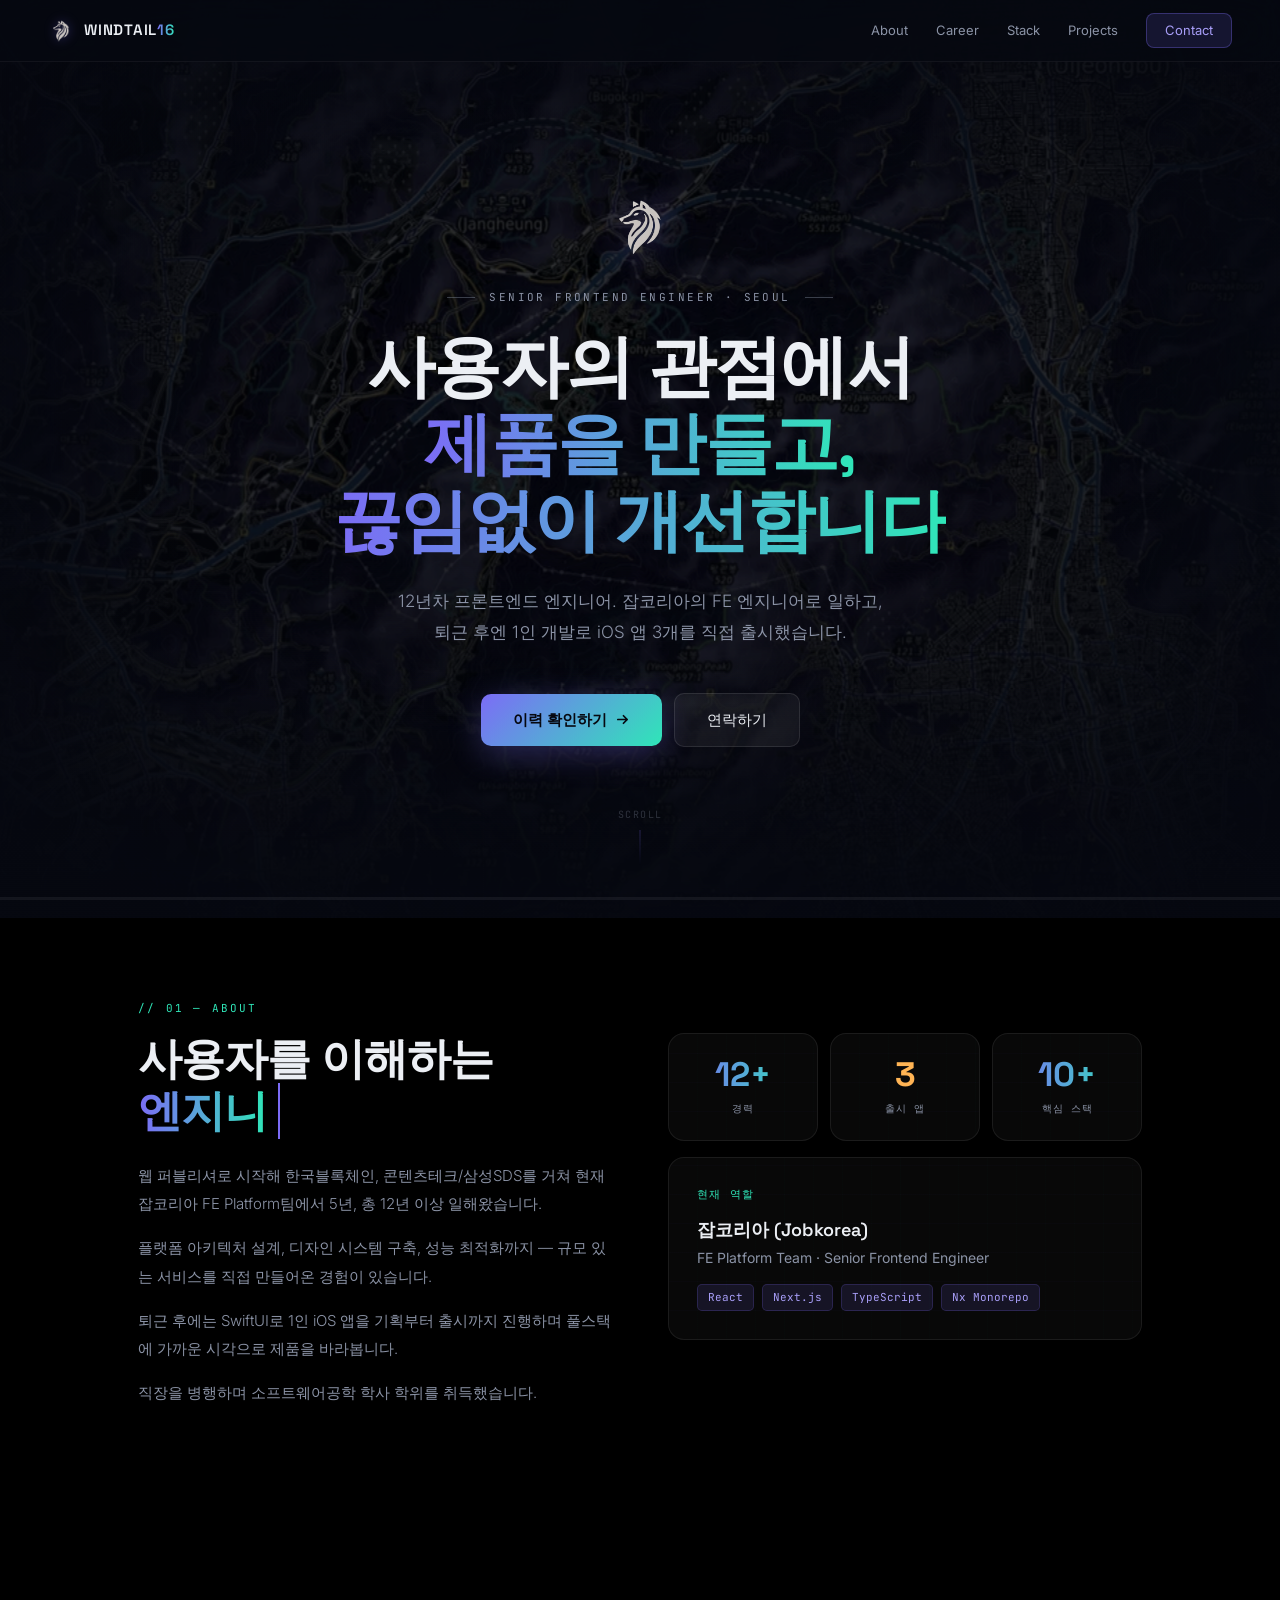
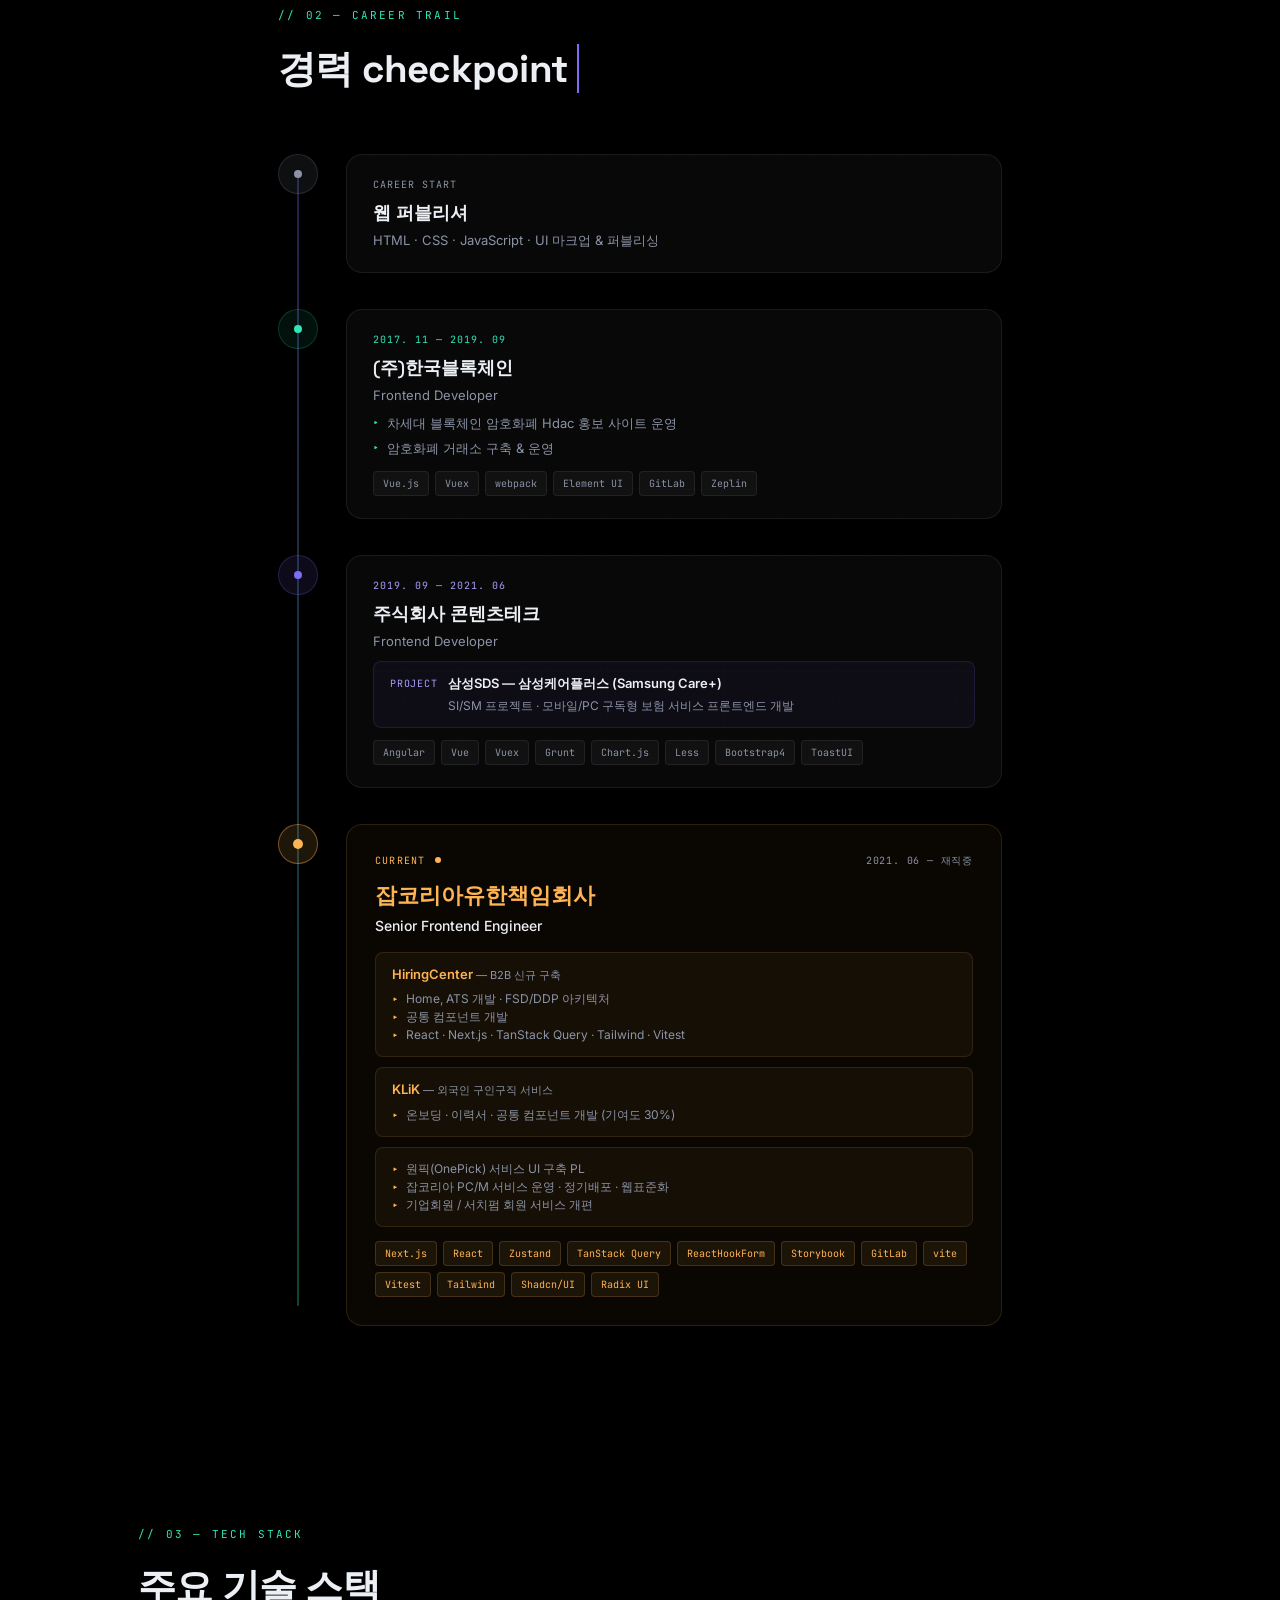
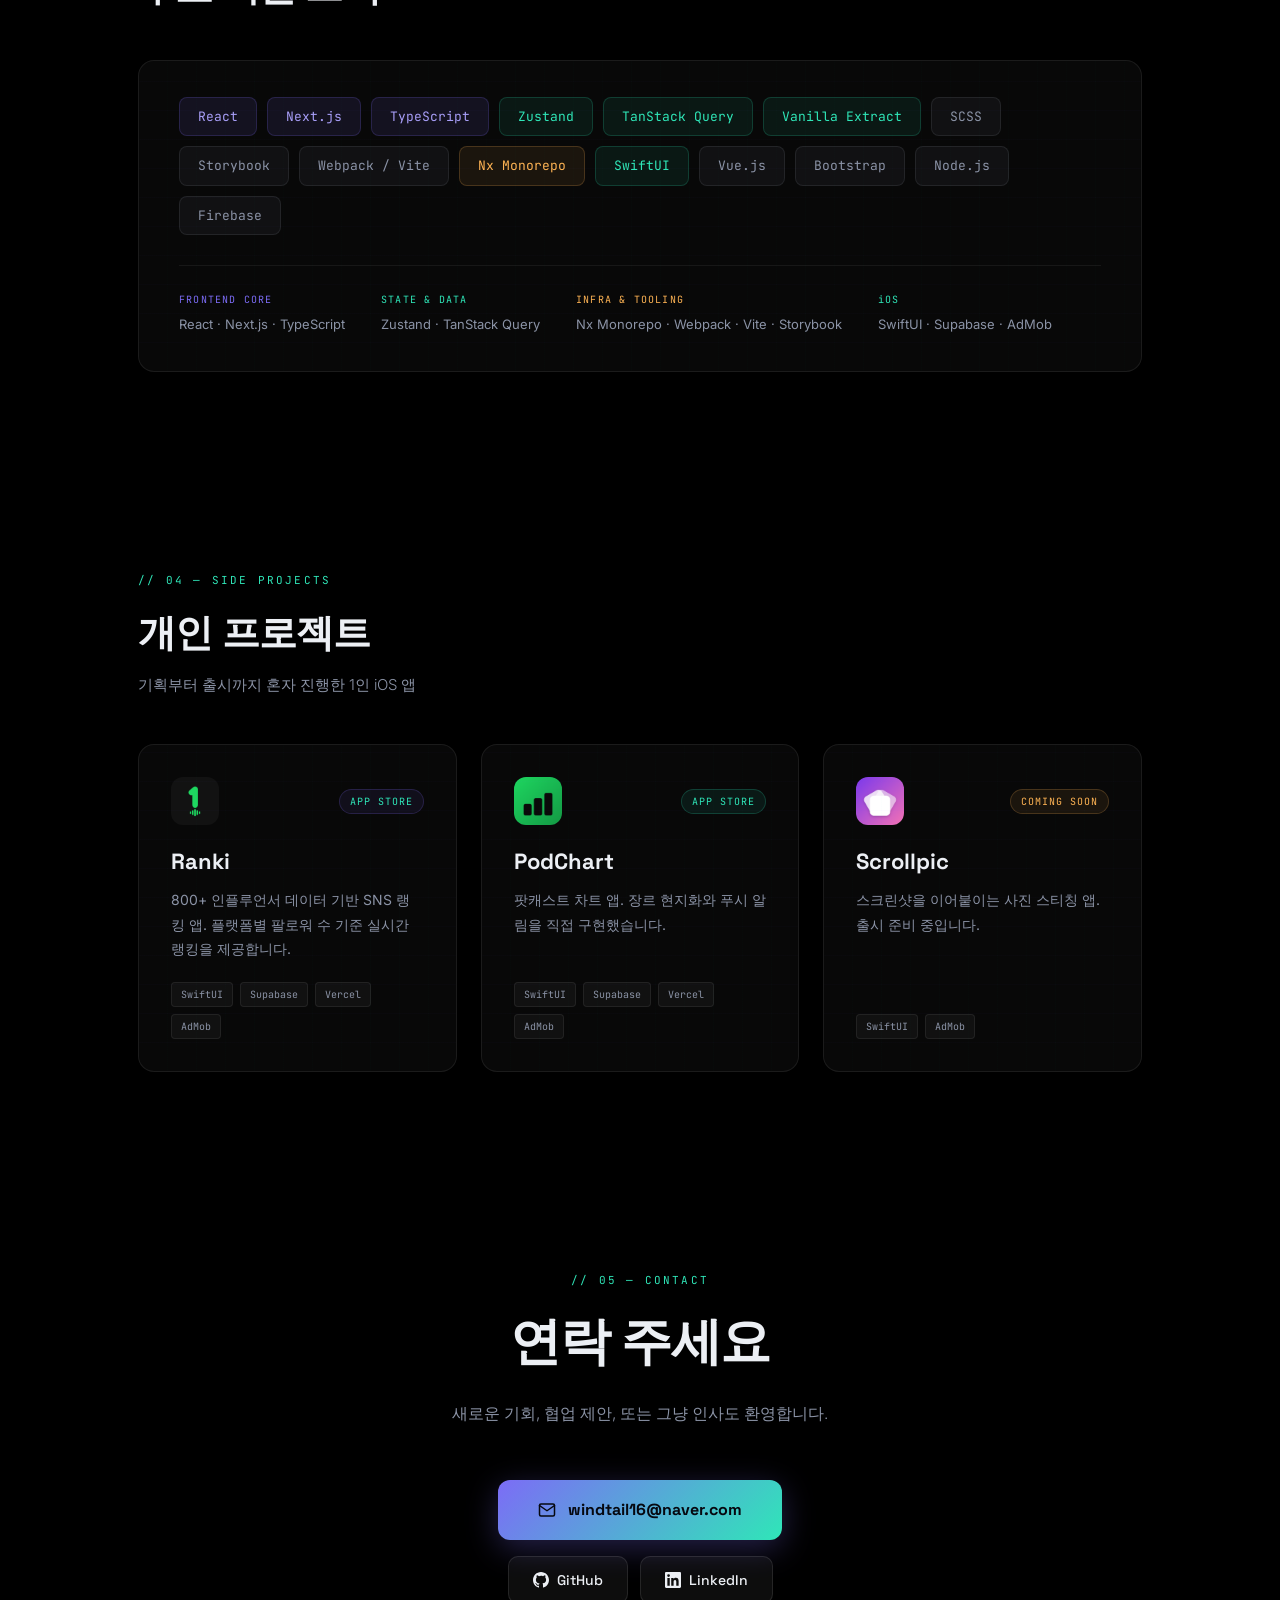
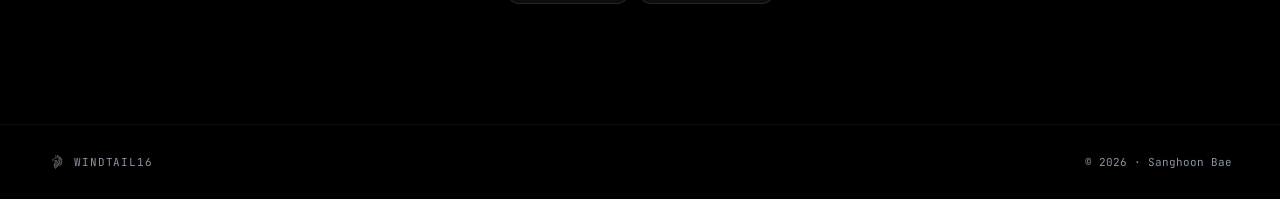
<file: index.html>
<!DOCTYPE html>
<html lang="ko">
  <head>
    <meta charset="UTF-8" />
    <meta name="viewport" content="width=device-width, initial-scale=1.0" />
    <title>WINDTAIL16 — Sanghoon Bae</title>
    <link rel="preconnect" href="https://fonts.googleapis.com" />
    <link rel="preconnect" href="https://fonts.gstatic.com" crossorigin />
    <link href="https://fonts.googleapis.com/css2?family=Space+Grotesk:wght@300;400;500;600;700&family=Inter:wght@300;400;500;600&family=JetBrains+Mono:wght@400;500;600&display=swap" rel="stylesheet" />
    <script type="module" crossorigin src="/assets/index-c_wyiS1j.js"></script>
    <link rel="stylesheet" crossorigin href="/assets/index-Divz-Qrj.css">
  </head>
  <body>
    <div id="root"></div>
  </body>
</html>
</file>
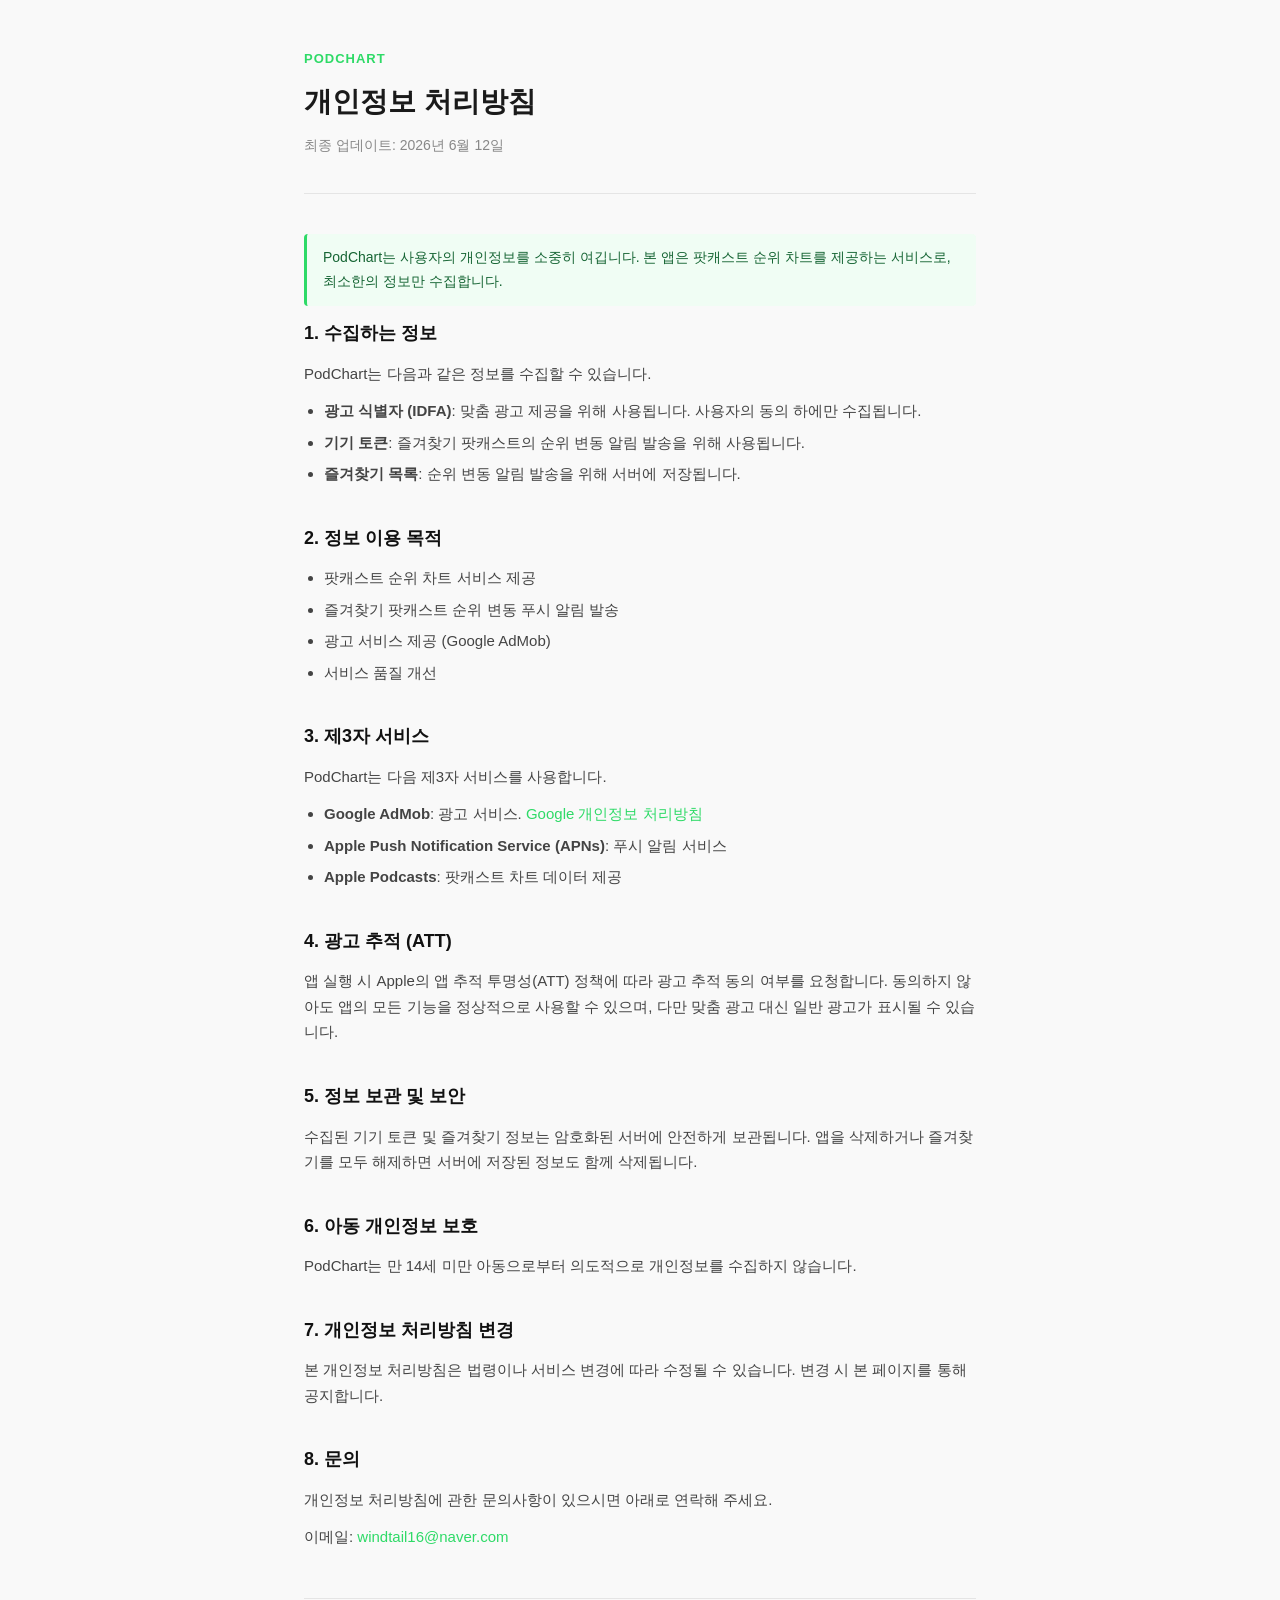
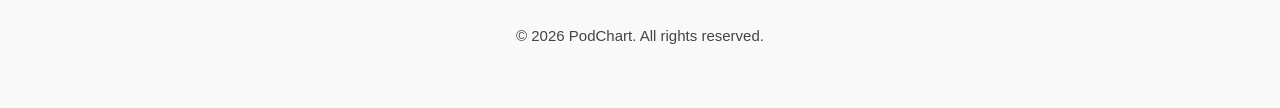
<file: podchart/privacy-policy.html>
<!DOCTYPE html>
<html lang="ko">
<head>
  <meta charset="UTF-8">
  <meta name="viewport" content="width=device-width, initial-scale=1.0">
  <title>PodChart 개인정보 처리방침</title>
  <style>
    * { margin: 0; padding: 0; box-sizing: border-box; }
    body {
      font-family: -apple-system, BlinkMacSystemFont, 'Segoe UI', sans-serif;
      background: #f9f9f9;
      color: #1a1a1a;
      line-height: 1.7;
    }
    .container { max-width: 720px; margin: 0 auto; padding: 48px 24px; }
    .header { margin-bottom: 40px; padding-bottom: 24px; border-bottom: 1px solid #e5e5e5; }
    .app-name { font-size: 13px; font-weight: 600; color: #2EDA67; text-transform: uppercase; letter-spacing: 1px; margin-bottom: 8px; }
    h1 { font-size: 28px; font-weight: 700; margin-bottom: 8px; }
    .date { font-size: 14px; color: #888; }
    section { margin-bottom: 36px; }
    h2 { font-size: 18px; font-weight: 600; margin-bottom: 12px; color: #111; }
    p { font-size: 15px; color: #444; margin-bottom: 12px; }
    ul { padding-left: 20px; margin-bottom: 12px; }
    li { font-size: 15px; color: #444; margin-bottom: 6px; }
    .highlight { background: #f0fdf4; border-left: 3px solid #2EDA67; padding: 12px 16px; border-radius: 4px; margin-bottom: 12px; }
    .highlight p { margin: 0; color: #166534; font-size: 14px; }
    a { color: #2EDA67; text-decoration: none; }
    a:hover { text-decoration: underline; }
    .footer { margin-top: 48px; padding-top: 24px; border-top: 1px solid #e5e5e5; font-size: 13px; color: #aaa; text-align: center; }
  </style>
</head>
<body>
  <div class="container">
    <div class="header">
      <p class="app-name">PodChart</p>
      <h1>개인정보 처리방침</h1>
      <p class="date">최종 업데이트: 2026년 6월 12일</p>
    </div>

    <div class="highlight">
      <p>PodChart는 사용자의 개인정보를 소중히 여깁니다. 본 앱은 팟캐스트 순위 차트를 제공하는 서비스로, 최소한의 정보만 수집합니다.</p>
    </div>

    <section>
      <h2>1. 수집하는 정보</h2>
      <p>PodChart는 다음과 같은 정보를 수집할 수 있습니다.</p>
      <ul>
        <li><strong>광고 식별자 (IDFA)</strong>: 맞춤 광고 제공을 위해 사용됩니다. 사용자의 동의 하에만 수집됩니다.</li>
        <li><strong>기기 토큰</strong>: 즐겨찾기 팟캐스트의 순위 변동 알림 발송을 위해 사용됩니다.</li>
        <li><strong>즐겨찾기 목록</strong>: 순위 변동 알림 발송을 위해 서버에 저장됩니다.</li>
      </ul>
    </section>

    <section>
      <h2>2. 정보 이용 목적</h2>
      <ul>
        <li>팟캐스트 순위 차트 서비스 제공</li>
        <li>즐겨찾기 팟캐스트 순위 변동 푸시 알림 발송</li>
        <li>광고 서비스 제공 (Google AdMob)</li>
        <li>서비스 품질 개선</li>
      </ul>
    </section>

    <section>
      <h2>3. 제3자 서비스</h2>
      <p>PodChart는 다음 제3자 서비스를 사용합니다.</p>
      <ul>
        <li><strong>Google AdMob</strong>: 광고 서비스. <a href="https://policies.google.com/privacy" target="_blank">Google 개인정보 처리방침</a></li>
        <li><strong>Apple Push Notification Service (APNs)</strong>: 푸시 알림 서비스</li>
        <li><strong>Apple Podcasts</strong>: 팟캐스트 차트 데이터 제공</li>
      </ul>
    </section>

    <section>
      <h2>4. 광고 추적 (ATT)</h2>
      <p>앱 실행 시 Apple의 앱 추적 투명성(ATT) 정책에 따라 광고 추적 동의 여부를 요청합니다. 동의하지 않아도 앱의 모든 기능을 정상적으로 사용할 수 있으며, 다만 맞춤 광고 대신 일반 광고가 표시될 수 있습니다.</p>
    </section>

    <section>
      <h2>5. 정보 보관 및 보안</h2>
      <p>수집된 기기 토큰 및 즐겨찾기 정보는 암호화된 서버에 안전하게 보관됩니다. 앱을 삭제하거나 즐겨찾기를 모두 해제하면 서버에 저장된 정보도 함께 삭제됩니다.</p>
    </section>

    <section>
      <h2>6. 아동 개인정보 보호</h2>
      <p>PodChart는 만 14세 미만 아동으로부터 의도적으로 개인정보를 수집하지 않습니다.</p>
    </section>

    <section>
      <h2>7. 개인정보 처리방침 변경</h2>
      <p>본 개인정보 처리방침은 법령이나 서비스 변경에 따라 수정될 수 있습니다. 변경 시 본 페이지를 통해 공지합니다.</p>
    </section>

    <section>
      <h2>8. 문의</h2>
      <p>개인정보 처리방침에 관한 문의사항이 있으시면 아래로 연락해 주세요.</p>
      <p>이메일: <a href="mailto:windtail16@naver.com">windtail16@naver.com</a></p>
    </section>

    <div class="footer">
      <p>© 2026 PodChart. All rights reserved.</p>
    </div>
  </div>
</body>
</html>
</file>
<file: assets/index-Divz-Qrj.css>
/*! tailwindcss v4.3.1 | MIT License | https://tailwindcss.com */@layer properties{@supports (((-webkit-hyphens:none)) and (not (margin-trim:inline))) or ((-moz-orient:inline) and (not (color:rgb(from red r g b)))){*,:before,:after,::backdrop{--tw-translate-x:0;--tw-translate-y:0;--tw-translate-z:0;--tw-rotate-x:initial;--tw-rotate-y:initial;--tw-rotate-z:initial;--tw-skew-x:initial;--tw-skew-y:initial;--tw-border-style:solid;--tw-leading:initial;--tw-font-weight:initial;--tw-tracking:initial;--tw-blur:initial;--tw-brightness:initial;--tw-contrast:initial;--tw-grayscale:initial;--tw-hue-rotate:initial;--tw-invert:initial;--tw-opacity:initial;--tw-saturate:initial;--tw-sepia:initial;--tw-drop-shadow:initial;--tw-drop-shadow-color:initial;--tw-drop-shadow-alpha:100%;--tw-drop-shadow-size:initial;--tw-backdrop-blur:initial;--tw-backdrop-brightness:initial;--tw-backdrop-contrast:initial;--tw-backdrop-grayscale:initial;--tw-backdrop-hue-rotate:initial;--tw-backdrop-invert:initial;--tw-backdrop-opacity:initial;--tw-backdrop-saturate:initial;--tw-backdrop-sepia:initial;--tw-duration:initial}}}@layer theme{:root,:host{--font-sans:"Inter", sans-serif;--font-mono:"JetBrains Mono", monospace;--color-white:#fff;--spacing:.25rem;--text-sm:.875rem;--text-sm--line-height:calc(1.25 / .875);--text-base:1rem;--text-base--line-height: 1.5 ;--text-lg:1.125rem;--text-lg--line-height:calc(1.75 / 1.125);--font-weight-light:300;--font-weight-normal:400;--font-weight-medium:500;--font-weight-semibold:600;--font-weight-bold:700;--radius-sm:.25rem;--radius-lg:.5rem;--radius-xl:.75rem;--radius-2xl:1rem;--blur-xl:24px;--default-transition-duration:.15s;--default-transition-timing-function:cubic-bezier(.4, 0, .2, 1);--default-font-family:var(--font-sans);--default-mono-font-family:var(--font-mono);--color-violet:#7c6cf6;--color-violet-muted:#a89ef8;--color-mint:#2fe6b8;--color-amber:#ffb454;--color-muted:#8b93a6;--color-light:#eceff4;--color-dark:#060810;--font-display:"Space Grotesk", sans-serif}}@layer base{*,:after,:before,::backdrop{box-sizing:border-box;border:0 solid;margin:0;padding:0}::file-selector-button{box-sizing:border-box;border:0 solid;margin:0;padding:0}html,:host{-webkit-text-size-adjust:100%;-moz-tab-size:4;tab-size:4;line-height:1.5;font-family:var(--default-font-family,ui-sans-serif, system-ui, sans-serif, "Apple Color Emoji", "Segoe UI Emoji", "Segoe UI Symbol", "Noto Color Emoji");font-feature-settings:var(--default-font-feature-settings,normal);font-variation-settings:var(--default-font-variation-settings,normal);-webkit-tap-highlight-color:transparent}hr{height:0;color:inherit;border-top-width:1px}abbr:where([title]){-webkit-text-decoration:underline dotted;text-decoration:underline dotted}h1,h2,h3,h4,h5,h6{font-size:inherit;font-weight:inherit}a{color:inherit;-webkit-text-decoration:inherit;text-decoration:inherit}b,strong{font-weight:bolder}code,kbd,samp,pre{font-family:var(--default-mono-font-family,ui-monospace, SFMono-Regular, Menlo, Monaco, Consolas, "Liberation Mono", "Courier New", monospace);font-feature-settings:var(--default-mono-font-feature-settings,normal);font-variation-settings:var(--default-mono-font-variation-settings,normal);font-size:1em}small{font-size:80%}sub,sup{vertical-align:baseline;font-size:75%;line-height:0;position:relative}sub{bottom:-.25em}sup{top:-.5em}table{text-indent:0;border-color:inherit;border-collapse:collapse}:-moz-focusring{outline:auto}progress{vertical-align:baseline}summary{display:list-item}ol,ul,menu{list-style:none}img,svg,video,canvas,audio,iframe,embed,object{vertical-align:middle;display:block}img,video{max-width:100%;height:auto}button,input,select,optgroup,textarea{font:inherit;font-feature-settings:inherit;font-variation-settings:inherit;letter-spacing:inherit;color:inherit;opacity:1;background-color:#0000;border-radius:0}::file-selector-button{font:inherit;font-feature-settings:inherit;font-variation-settings:inherit;letter-spacing:inherit;color:inherit;opacity:1;background-color:#0000;border-radius:0}:where(select:is([multiple],[size])) optgroup{font-weight:bolder}:where(select:is([multiple],[size])) optgroup option{padding-inline-start:20px}::file-selector-button{margin-inline-end:4px}::placeholder{opacity:1}@supports (not ((-webkit-appearance:-apple-pay-button))) or (contain-intrinsic-size:1px){::placeholder{color:currentColor}@supports (color:color-mix(in lab,red,red)){::placeholder{color:color-mix(in oklab,currentcolor 50%,transparent)}}}textarea{resize:vertical}::-webkit-search-decoration{-webkit-appearance:none}::-webkit-date-and-time-value{min-height:1lh;text-align:inherit}::-webkit-datetime-edit{display:inline-flex}::-webkit-datetime-edit-fields-wrapper{padding:0}::-webkit-datetime-edit{padding-block:0}::-webkit-datetime-edit-year-field{padding-block:0}::-webkit-datetime-edit-month-field{padding-block:0}::-webkit-datetime-edit-day-field{padding-block:0}::-webkit-datetime-edit-hour-field{padding-block:0}::-webkit-datetime-edit-minute-field{padding-block:0}::-webkit-datetime-edit-second-field{padding-block:0}::-webkit-datetime-edit-millisecond-field{padding-block:0}::-webkit-datetime-edit-meridiem-field{padding-block:0}::-webkit-calendar-picker-indicator{line-height:1}:-moz-ui-invalid{box-shadow:none}button,input:where([type=button],[type=reset],[type=submit]){-webkit-appearance:button;-moz-appearance:button;appearance:button}::file-selector-button{-webkit-appearance:button;-moz-appearance:button;appearance:button}::-webkit-inner-spin-button{height:auto}::-webkit-outer-spin-button{height:auto}[hidden]:where(:not([hidden=until-found])){display:none!important}html{scroll-behavior:smooth}body{color:#eceff4;background:#000;overflow-x:hidden}a{color:inherit;text-decoration:none}::selection{color:#eceff4;background:#7c6cf659}section,footer,nav{z-index:1;position:relative}}@layer components{.grad-text{-webkit-text-fill-color:transparent;background:linear-gradient(90deg,#7c6cf6,#2fe6b8);-webkit-background-clip:text;background-clip:text}.glass{-webkit-backdrop-filter:blur(20px);background:#ffffff08;border:1px solid #ffffff14;border-radius:16px;position:relative;overflow:hidden}.glass:before{content:"";pointer-events:none;border-radius:inherit;background-image:repeating-linear-gradient(0deg,#0000,#0000 28px,#7c6cf605 28px,#7c6cf605 29px),repeating-linear-gradient(90deg,#0000,#0000 28px,#2fe6b803 28px,#2fe6b803 29px);position:absolute;top:0;right:0;bottom:0;left:0}.tag-v{font-family:var(--font-mono);color:#a89ef8;cursor:default;background:#7c6cf61a;border:1px solid #7c6cf633;border-radius:8px;padding:9px 18px;font-size:13px;transition:all .2s;display:inline-block}.tag-v:hover{background:#7c6cf638;border-color:#7c6cf673}.tag-m{font-family:var(--font-mono);color:#2fe6b8;cursor:default;background:#2fe6b812;border:1px solid #2fe6b82e;border-radius:8px;padding:9px 18px;font-size:13px;transition:all .2s;display:inline-block}.tag-m:hover{background:#2fe6b829;border-color:#2fe6b866}.tag-g{font-family:var(--font-mono);color:#8b93a6;cursor:default;background:#8b93a612;border:1px solid #8b93a624;border-radius:8px;padding:9px 18px;font-size:13px;transition:background .2s;display:inline-block}.tag-g:hover{background:#8b93a626}.tag-a{font-family:var(--font-mono);color:#ffb454;cursor:default;background:#ffb45414;border:1px solid #ffb45433;border-radius:8px;padding:9px 18px;font-size:13px;transition:background .2s;display:inline-block}.tag-a:hover{background:#ffb4542e}.nav-link{color:#8b93a6;font-size:13px;transition:color .2s}.nav-link:hover{color:#eceff4}.proj-card{transition:transform .3s,border-color .3s,box-shadow .3s}.proj-card:hover{transform:translateY(-6px);box-shadow:0 20px 60px #7c6cf61f}.sec-label{font-family:var(--font-mono);letter-spacing:.2em;text-transform:uppercase;color:#2fe6b8;margin-bottom:16px;font-size:11px}}@layer utilities{.pointer-events-none{pointer-events:none}.absolute{position:absolute}.fixed{position:fixed}.relative{position:relative}.inset-0{top:0;right:0;bottom:0;left:0}.top-0{top:0}.top-5{top:calc(var(--spacing) * 5)}.right-0{right:0}.bottom-0{bottom:0}.bottom-5{bottom:calc(var(--spacing) * 5)}.bottom-8{bottom:calc(var(--spacing) * 8)}.left-0{left:0}.left-1\/2{left:50%}.left-\[19px\]{left:19px}.z-0{z-index:0}.z-\[1\]{z-index:1}.z-\[200\]{z-index:200}.z-\[300\]{z-index:300}.z-\[500\]{z-index:500}.mx-auto{margin-inline:auto}.mt-2{margin-top:calc(var(--spacing) * 2)}.mt-2\.5{margin-top:calc(var(--spacing) * 2.5)}.mt-3{margin-top:calc(var(--spacing) * 3)}.mt-3\.5{margin-top:calc(var(--spacing) * 3.5)}.mt-6{margin-top:calc(var(--spacing) * 6)}.mt-auto{margin-top:auto}.-mr-2{margin-right:calc(var(--spacing) * -2)}.mb-1{margin-bottom:var(--spacing)}.mb-1\.5{margin-bottom:calc(var(--spacing) * 1.5)}.mb-2{margin-bottom:calc(var(--spacing) * 2)}.mb-2\.5{margin-bottom:calc(var(--spacing) * 2.5)}.mb-3{margin-bottom:calc(var(--spacing) * 3)}.mb-4{margin-bottom:calc(var(--spacing) * 4)}.mb-5{margin-bottom:calc(var(--spacing) * 5)}.mb-6{margin-bottom:calc(var(--spacing) * 6)}.mb-8{margin-bottom:calc(var(--spacing) * 8)}.mb-9{margin-bottom:calc(var(--spacing) * 9)}.mb-10{margin-bottom:calc(var(--spacing) * 10)}.mb-\[3px\]{margin-bottom:3px}.mb-\[7px\]{margin-bottom:7px}.mb-\[18px\]{margin-bottom:18px}.block{display:block}.flex{display:flex}.grid{display:grid}.hidden{display:none}.inline-flex{display:inline-flex}.h-0\.5{height:calc(var(--spacing) * .5)}.h-1\.5{height:calc(var(--spacing) * 1.5)}.h-2{height:calc(var(--spacing) * 2)}.h-9{height:calc(var(--spacing) * 9)}.h-10{height:calc(var(--spacing) * 10)}.h-12{height:calc(var(--spacing) * 12)}.h-14{height:calc(var(--spacing) * 14)}.h-\[3px\]{height:3px}.h-\[10px\]{height:10px}.h-\[18px\]{height:18px}.h-\[26px\]{height:26px}.h-\[62px\]{height:62px}.h-full{height:100%}.h-px{height:1px}.min-h-screen{min-height:100vh}.w-0\.5{width:calc(var(--spacing) * .5)}.w-1\.5{width:calc(var(--spacing) * 1.5)}.w-2{width:calc(var(--spacing) * 2)}.w-3\.5{width:calc(var(--spacing) * 3.5)}.w-5{width:calc(var(--spacing) * 5)}.w-7{width:calc(var(--spacing) * 7)}.w-10{width:calc(var(--spacing) * 10)}.w-12{width:calc(var(--spacing) * 12)}.w-14{width:calc(var(--spacing) * 14)}.w-\[10px\]{width:10px}.w-\[18px\]{width:18px}.w-\[26px\]{width:26px}.w-full{width:100%}.w-px{width:1px}.max-w-\[480px\]{max-width:480px}.max-w-\[540px\]{max-width:540px}.max-w-\[820px\]{max-width:820px}.max-w-\[1100px\]{max-width:1100px}.min-w-0{min-width:0}.flex-1{flex:1}.shrink-0{flex-shrink:0}.-translate-x-1\/2{--tw-translate-x: -50% ;translate:var(--tw-translate-x) var(--tw-translate-y)}.transform{transform:var(--tw-rotate-x,) var(--tw-rotate-y,) var(--tw-rotate-z,) var(--tw-skew-x,) var(--tw-skew-y,)}.cursor-pointer{cursor:pointer}.grid-cols-1{grid-template-columns:repeat(1,minmax(0,1fr))}.grid-cols-2{grid-template-columns:repeat(2,minmax(0,1fr))}.grid-cols-3{grid-template-columns:repeat(3,minmax(0,1fr))}.flex-col{flex-direction:column}.flex-wrap{flex-wrap:wrap}.items-center{align-items:center}.items-start{align-items:flex-start}.justify-between{justify-content:space-between}.justify-center{justify-content:center}.gap-1\.5{gap:calc(var(--spacing) * 1.5)}.gap-2{gap:calc(var(--spacing) * 2)}.gap-2\.5{gap:calc(var(--spacing) * 2.5)}.gap-3{gap:calc(var(--spacing) * 3)}.gap-4{gap:calc(var(--spacing) * 4)}.gap-5{gap:calc(var(--spacing) * 5)}.gap-7{gap:calc(var(--spacing) * 7)}.gap-8{gap:calc(var(--spacing) * 8)}.gap-10{gap:calc(var(--spacing) * 10)}.gap-\[5px\]{gap:5px}.gap-\[7px\]{gap:7px}.overflow-hidden{overflow:hidden}.rounded-2xl{border-radius:var(--radius-2xl)}.rounded-\[4px\]{border-radius:4px}.rounded-\[5px\]{border-radius:5px}.rounded-\[10px\]{border-radius:10px}.rounded-full{border-radius:3.40282e38px}.rounded-lg{border-radius:var(--radius-lg)}.rounded-sm{border-radius:var(--radius-sm)}.rounded-xl{border-radius:var(--radius-xl)}.border{border-style:var(--tw-border-style);border-width:1px}.border-t{border-top-style:var(--tw-border-style);border-top-width:1px}.border-b{border-bottom-style:var(--tw-border-style);border-bottom-width:1px}.border-amber\/40{border-color:#ffb45466}@supports (color:color-mix(in lab,red,red)){.border-amber\/40{border-color:color-mix(in oklab,var(--color-amber) 40%,transparent)}}.border-amber\/\[0\.12\]{border-color:#ffb4541f}@supports (color:color-mix(in lab,red,red)){.border-amber\/\[0\.12\]{border-color:color-mix(in oklab,var(--color-amber) 12%,transparent)}}.border-amber\/\[0\.14\]{border-color:#ffb45424}@supports (color:color-mix(in lab,red,red)){.border-amber\/\[0\.14\]{border-color:color-mix(in oklab,var(--color-amber) 14%,transparent)}}.border-violet\/\[0\.15\]{border-color:#7c6cf626}@supports (color:color-mix(in lab,red,red)){.border-violet\/\[0\.15\]{border-color:color-mix(in oklab,var(--color-violet) 15%,transparent)}}.border-white\/5{border-color:#ffffff0d}@supports (color:color-mix(in lab,red,red)){.border-white\/5{border-color:color-mix(in oklab,var(--color-white) 5%,transparent)}}.border-white\/10{border-color:#ffffff1a}@supports (color:color-mix(in lab,red,red)){.border-white\/10{border-color:color-mix(in oklab,var(--color-white) 10%,transparent)}}.border-white\/\[0\.06\]{border-color:#ffffff0f}@supports (color:color-mix(in lab,red,red)){.border-white\/\[0\.06\]{border-color:color-mix(in oklab,var(--color-white) 6%,transparent)}}.bg-\[rgba\(6\,8\,16\,0\.75\)\]{background-color:#060810bf}.bg-amber{background-color:var(--color-amber)}.bg-amber\/\[0\.04\]{background-color:#ffb4540a}@supports (color:color-mix(in lab,red,red)){.bg-amber\/\[0\.04\]{background-color:color-mix(in oklab,var(--color-amber) 4%,transparent)}}.bg-amber\/\[0\.05\]{background-color:#ffb4540d}@supports (color:color-mix(in lab,red,red)){.bg-amber\/\[0\.05\]{background-color:color-mix(in oklab,var(--color-amber) 5%,transparent)}}.bg-amber\/\[0\.12\]{background-color:#ffb4541f}@supports (color:color-mix(in lab,red,red)){.bg-amber\/\[0\.12\]{background-color:color-mix(in oklab,var(--color-amber) 12%,transparent)}}.bg-light{background-color:var(--color-light)}.bg-muted\/40{background-color:#8b93a666}@supports (color:color-mix(in lab,red,red)){.bg-muted\/40{background-color:color-mix(in oklab,var(--color-muted) 40%,transparent)}}.bg-violet\/\[0\.06\]{background-color:#7c6cf60f}@supports (color:color-mix(in lab,red,red)){.bg-violet\/\[0\.06\]{background-color:color-mix(in oklab,var(--color-violet) 6%,transparent)}}.bg-white\/5{background-color:#ffffff0d}@supports (color:color-mix(in lab,red,red)){.bg-white\/5{background-color:color-mix(in oklab,var(--color-white) 5%,transparent)}}.object-contain{object-fit:contain}.object-cover{object-fit:cover}.p-2{padding:calc(var(--spacing) * 2)}.p-3{padding:calc(var(--spacing) * 3)}.p-5{padding:calc(var(--spacing) * 5)}.p-8{padding:calc(var(--spacing) * 8)}.px-2{padding-inline:calc(var(--spacing) * 2)}.px-2\.5{padding-inline:calc(var(--spacing) * 2.5)}.px-4{padding-inline:calc(var(--spacing) * 4)}.px-6{padding-inline:calc(var(--spacing) * 6)}.px-7{padding-inline:calc(var(--spacing) * 7)}.px-\[9px\]{padding-inline:9px}.px-\[18px\]{padding-inline:18px}.py-1{padding-block:var(--spacing)}.py-3{padding-block:calc(var(--spacing) * 3)}.py-3\.5{padding-block:calc(var(--spacing) * 3.5)}.py-4{padding-block:calc(var(--spacing) * 4)}.py-5{padding-block:calc(var(--spacing) * 5)}.py-6{padding-block:calc(var(--spacing) * 6)}.py-16{padding-block:calc(var(--spacing) * 16)}.py-\[7px\]{padding-block:7px}.pt-0\.5{padding-top:calc(var(--spacing) * .5)}.pt-5{padding-top:calc(var(--spacing) * 5)}.pt-16{padding-top:calc(var(--spacing) * 16)}.pt-\[100px\]{padding-top:100px}.pb-7{padding-bottom:calc(var(--spacing) * 7)}.pb-10{padding-bottom:calc(var(--spacing) * 10)}.pb-16{padding-bottom:calc(var(--spacing) * 16)}.pb-20{padding-bottom:calc(var(--spacing) * 20)}.text-center{text-align:center}.align-middle{vertical-align:middle}.font-display{font-family:var(--font-display)}.font-mono{font-family:var(--font-mono)}.text-base{font-size:var(--text-base);line-height:var(--tw-leading,var(--text-base--line-height))}.text-lg{font-size:var(--text-lg);line-height:var(--tw-leading,var(--text-lg--line-height))}.text-sm{font-size:var(--text-sm);line-height:var(--tw-leading,var(--text-sm--line-height))}.text-\[0\.5em\]{font-size:.5em}.text-\[9px\]{font-size:9px}.text-\[10px\]{font-size:10px}.text-\[11px\]{font-size:11px}.text-\[12px\]{font-size:12px}.text-\[13px\]{font-size:13px}.text-\[15px\]{font-size:15px}.text-\[22px\]{font-size:22px}.text-\[28px\]{font-size:28px}.leading-\[1\.2\]{--tw-leading:1.2;line-height:1.2}.leading-\[1\.8\]{--tw-leading:1.8;line-height:1.8}.leading-\[1\.13\]{--tw-leading:1.13;line-height:1.13}.leading-\[1\.75\]{--tw-leading:1.75;line-height:1.75}.leading-\[1\.85\]{--tw-leading:1.85;line-height:1.85}.leading-\[1\.88\]{--tw-leading:1.88;line-height:1.88}.leading-none{--tw-leading:1;line-height:1}.font-bold{--tw-font-weight:var(--font-weight-bold);font-weight:var(--font-weight-bold)}.font-light{--tw-font-weight:var(--font-weight-light);font-weight:var(--font-weight-light)}.font-medium{--tw-font-weight:var(--font-weight-medium);font-weight:var(--font-weight-medium)}.font-normal{--tw-font-weight:var(--font-weight-normal);font-weight:var(--font-weight-normal)}.font-semibold{--tw-font-weight:var(--font-weight-semibold);font-weight:var(--font-weight-semibold)}.tracking-\[-0\.02em\]{--tw-tracking:-.02em;letter-spacing:-.02em}.tracking-\[-0\.025em\]{--tw-tracking:-.025em;letter-spacing:-.025em}.tracking-\[0\.1em\]{--tw-tracking:.1em;letter-spacing:.1em}.tracking-\[0\.05em\]{--tw-tracking:.05em;letter-spacing:.05em}.tracking-\[0\.08em\]{--tw-tracking:.08em;letter-spacing:.08em}.tracking-\[0\.12em\]{--tw-tracking:.12em;letter-spacing:.12em}.tracking-\[0\.15em\]{--tw-tracking:.15em;letter-spacing:.15em}.tracking-\[0\.18em\]{--tw-tracking:.18em;letter-spacing:.18em}.whitespace-nowrap{white-space:nowrap}.text-amber{color:var(--color-amber)}.text-dark{color:var(--color-dark)}.text-light{color:var(--color-light)}.text-light\/80{color:#eceff4cc}@supports (color:color-mix(in lab,red,red)){.text-light\/80{color:color-mix(in oklab,var(--color-light) 80%,transparent)}}.text-mint{color:var(--color-mint)}.text-muted{color:var(--color-muted)}.text-violet-muted{color:var(--color-violet-muted)}.uppercase{text-transform:uppercase}.opacity-30{opacity:.3}.opacity-40{opacity:.4}.filter{filter:var(--tw-blur,) var(--tw-brightness,) var(--tw-contrast,) var(--tw-grayscale,) var(--tw-hue-rotate,) var(--tw-invert,) var(--tw-saturate,) var(--tw-sepia,) var(--tw-drop-shadow,)}.backdrop-blur-xl{--tw-backdrop-blur:blur(var(--blur-xl));-webkit-backdrop-filter:var(--tw-backdrop-blur,) var(--tw-backdrop-brightness,) var(--tw-backdrop-contrast,) var(--tw-backdrop-grayscale,) var(--tw-backdrop-hue-rotate,) var(--tw-backdrop-invert,) var(--tw-backdrop-opacity,) var(--tw-backdrop-saturate,) var(--tw-backdrop-sepia,);backdrop-filter:var(--tw-backdrop-blur,) var(--tw-backdrop-brightness,) var(--tw-backdrop-contrast,) var(--tw-backdrop-grayscale,) var(--tw-backdrop-hue-rotate,) var(--tw-backdrop-invert,) var(--tw-backdrop-opacity,) var(--tw-backdrop-saturate,) var(--tw-backdrop-sepia,)}.transition-all{transition-property:all;transition-timing-function:var(--tw-ease,var(--default-transition-timing-function));transition-duration:var(--tw-duration,var(--default-transition-duration))}.transition-colors{transition-property:color,background-color,border-color,outline-color,text-decoration-color,fill,stroke,--tw-gradient-from,--tw-gradient-via,--tw-gradient-to;transition-timing-function:var(--tw-ease,var(--default-transition-timing-function));transition-duration:var(--tw-duration,var(--default-transition-duration))}.transition-none{transition-property:none}.duration-200{--tw-duration:.2s;transition-duration:.2s}.duration-300{--tw-duration:.3s;transition-duration:.3s}@media (hover:hover){.hover\:bg-white\/10:hover{background-color:#ffffff1a}@supports (color:color-mix(in lab,red,red)){.hover\:bg-white\/10:hover{background-color:color-mix(in oklab,var(--color-white) 10%,transparent)}}.hover\:text-light:hover{color:var(--color-light)}}@media (min-width:40rem){.sm\:block{display:block}.sm\:inline-block{display:inline-block}.sm\:w-auto{width:auto}.sm\:grid-cols-2{grid-template-columns:repeat(2,minmax(0,1fr))}.sm\:flex-row{flex-direction:row}}@media (min-width:48rem){.md\:bottom-\[34px\]{bottom:34px}.md\:mt-\[9px\]{margin-top:9px}.md\:mt-\[30px\]{margin-top:30px}.md\:mb-3\.5{margin-bottom:calc(var(--spacing) * 3.5)}.md\:mb-4{margin-bottom:calc(var(--spacing) * 4)}.md\:mb-6{margin-bottom:calc(var(--spacing) * 6)}.md\:mb-7{margin-bottom:calc(var(--spacing) * 7)}.md\:mb-11{margin-bottom:calc(var(--spacing) * 11)}.md\:mb-12{margin-bottom:calc(var(--spacing) * 12)}.md\:mb-14{margin-bottom:calc(var(--spacing) * 14)}.md\:mb-\[26px\]{margin-bottom:26px}.md\:mb-\[52px\]{margin-bottom:52px}.md\:flex{display:flex}.md\:hidden{display:none}.md\:h-\[68px\]{height:68px}.md\:w-\[68px\]{width:68px}.md\:grid-cols-2{grid-template-columns:repeat(2,minmax(0,1fr))}.md\:flex-row{flex-direction:row}.md\:gap-2\.5{gap:calc(var(--spacing) * 2.5)}.md\:gap-6{gap:calc(var(--spacing) * 6)}.md\:gap-7{gap:calc(var(--spacing) * 7)}.md\:gap-9{gap:calc(var(--spacing) * 9)}.md\:gap-14{gap:calc(var(--spacing) * 14)}.md\:gap-\[14px\]{gap:14px}.md\:p-7{padding:calc(var(--spacing) * 7)}.md\:p-9{padding:calc(var(--spacing) * 9)}.md\:px-3\.5{padding-inline:calc(var(--spacing) * 3.5)}.md\:px-8{padding-inline:calc(var(--spacing) * 8)}.md\:px-10{padding-inline:calc(var(--spacing) * 10)}.md\:px-12{padding-inline:calc(var(--spacing) * 12)}.md\:px-\[26px\]{padding-inline:26px}.md\:py-6{padding-block:calc(var(--spacing) * 6)}.md\:py-7{padding-block:calc(var(--spacing) * 7)}.md\:py-\[13px\]{padding-block:13px}.md\:py-\[15px\]{padding-block:15px}.md\:py-\[18px\]{padding-block:18px}.md\:py-\[22px\]{padding-block:22px}.md\:py-\[100px\]{padding-block:100px}.md\:pt-\[26px\]{padding-top:26px}.md\:pt-\[100px\]{padding-top:100px}.md\:pt-\[120px\]{padding-top:120px}.md\:pb-9{padding-bottom:calc(var(--spacing) * 9)}.md\:pb-20{padding-bottom:calc(var(--spacing) * 20)}.md\:pb-\[120px\]{padding-bottom:120px}.md\:text-base{font-size:var(--text-base);line-height:var(--tw-leading,var(--text-base--line-height))}.md\:text-lg{font-size:var(--text-lg);line-height:var(--tw-leading,var(--text-lg--line-height))}.md\:text-\[10px\]{font-size:10px}.md\:text-\[11px\]{font-size:11px}.md\:text-\[22px\]{font-size:22px}.md\:text-\[34px\]{font-size:34px}.md\:tracking-\[0\.22em\]{--tw-tracking:.22em;letter-spacing:.22em}}@media (min-width:64rem){.lg\:grid-cols-3{grid-template-columns:repeat(3,minmax(0,1fr))}}.animate-fade-up{animation:.9s both fadeUp}.animate-fade-in{animation:1s .2s both fadeIn}.animate-float{animation:4s ease-in-out infinite float}.animate-pulse-amber{animation:2.5s infinite pulse-amber}}@keyframes fadeUp{0%{opacity:0;transform:translateY(24px)}to{opacity:1;transform:translateY(0)}}@keyframes fadeIn{0%{opacity:0}to{opacity:1}}@keyframes pulse-amber{0%,to{box-shadow:0 0 #ffb45480}50%{box-shadow:0 0 0 10px #ffb45400}}@keyframes float{0%,to{transform:translateY(0)}50%{transform:translateY(-8px)}}@keyframes cursorBlink{0%,to{opacity:1}50%{opacity:0}}@property --tw-translate-x{syntax:"*";inherits:false;initial-value:0}@property --tw-translate-y{syntax:"*";inherits:false;initial-value:0}@property --tw-translate-z{syntax:"*";inherits:false;initial-value:0}@property --tw-rotate-x{syntax:"*";inherits:false}@property --tw-rotate-y{syntax:"*";inherits:false}@property --tw-rotate-z{syntax:"*";inherits:false}@property --tw-skew-x{syntax:"*";inherits:false}@property --tw-skew-y{syntax:"*";inherits:false}@property --tw-border-style{syntax:"*";inherits:false;initial-value:solid}@property --tw-leading{syntax:"*";inherits:false}@property --tw-font-weight{syntax:"*";inherits:false}@property --tw-tracking{syntax:"*";inherits:false}@property --tw-blur{syntax:"*";inherits:false}@property --tw-brightness{syntax:"*";inherits:false}@property --tw-contrast{syntax:"*";inherits:false}@property --tw-grayscale{syntax:"*";inherits:false}@property --tw-hue-rotate{syntax:"*";inherits:false}@property --tw-invert{syntax:"*";inherits:false}@property --tw-opacity{syntax:"*";inherits:false}@property --tw-saturate{syntax:"*";inherits:false}@property --tw-sepia{syntax:"*";inherits:false}@property --tw-drop-shadow{syntax:"*";inherits:false}@property --tw-drop-shadow-color{syntax:"*";inherits:false}@property --tw-drop-shadow-alpha{syntax:"<percentage>";inherits:false;initial-value:100%}@property --tw-drop-shadow-size{syntax:"*";inherits:false}@property --tw-backdrop-blur{syntax:"*";inherits:false}@property --tw-backdrop-brightness{syntax:"*";inherits:false}@property --tw-backdrop-contrast{syntax:"*";inherits:false}@property --tw-backdrop-grayscale{syntax:"*";inherits:false}@property --tw-backdrop-hue-rotate{syntax:"*";inherits:false}@property --tw-backdrop-invert{syntax:"*";inherits:false}@property --tw-backdrop-opacity{syntax:"*";inherits:false}@property --tw-backdrop-saturate{syntax:"*";inherits:false}@property --tw-backdrop-sepia{syntax:"*";inherits:false}@property --tw-duration{syntax:"*";inherits:false}
</file>
